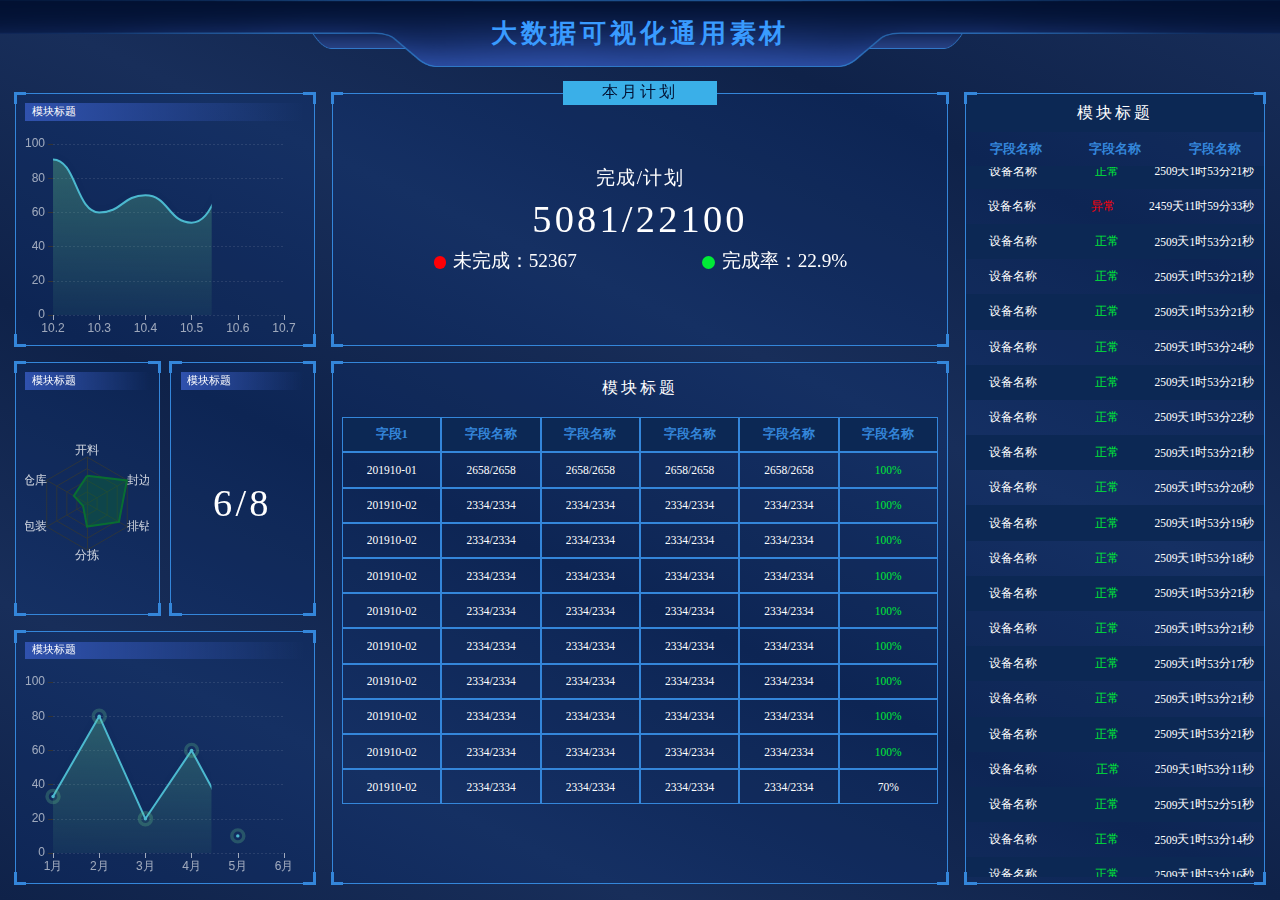
<file: 互动可视化大屏/index.html>
﻿<!doctype html>
<html>
<head>
<meta charset="utf-8">
<title>大数据可视化通用素材</title>
<script type="text/javascript" src="js/jquery.js"></script>
<link rel="stylesheet" href="css/comon0.css">
</head>
<body>
<div class="loading">
  <div class="loadbox"> <img src="images/loading.gif"> 页面加载中... </div>
</div>
<div class="head">
  <h1><a href="https://gitee.com/iGaoWei/big-data-view">大数据可视化通用素材</a></h1>
</div>
<div class="mainbox">
  <ul class="clearfix">
    <li>
      <div class="boxall" style="height:calc(33.3333% - .25rem)">
        <div class="tit01">模块标题</div>
		  <div class="boxnav nav01" id="echart1"></div>
        <div class="boxfoot"></div>
      </div>
		<div  style="height:calc(33.3333% - .25rem); margin-bottom: .25rem;">

		    <div class="boxall" style="height: 100%; width:calc(50% - .08rem); float: left;">
        <div class="tit01">模块标题</div>
 <div class="boxnav nav01" id="echart2"></div>
        <div class="boxfoot"></div>
      </div>

			 <div class="boxall" style="height: 100%; width:calc(50% - .08rem); float: right;">
        <div class="tit01">模块标题</div>
 <div class="boxnav nav01" style="display: flex; align-items: center;">
				 <p class="p2"><span class="counter">19</span>/<span class="counter">25</span></p>
				 </div>
        <div class="boxfoot"></div>
      </div>


		</div>




      <div class="boxall" style="height:calc(33.3333% - .25rem)">
        <div class="tit01">模块标题</div>
         <div class="boxnav nav01" id="echart3"></div>
        <div class="boxfoot"></div>
      </div>
    </li>
    <li>

      <div class="boxall" style="height:calc(33.33333% - .25rem)">
        <div class="tit02">本月计划</div>
        <div class="boxnav nav02">
		  	<div>
				<p class="p1">完成/计划</p>
			<p class="p2"><span class="counter">15633</span>/<span class="counter">68000</span></p>
			<p class="p3">
				<span><i class="dot dot1"></i>未完成：52367</span>
				<span><i class="dot dot2"></i>完成率：22.9%</span>
			</p></div>
		  </div>
        <div class="boxfoot"></div>
      </div>
		<div class="boxall"  style="height:calc(66.666666% - .25rem)">
        <div class="tit03">模块标题</div>
			 <div class="boxnav nav03">

				 <div class="listhead listhead1">
				  <span>字段1</span>
					  <span>字段名称</span>
					  <span>字段名称</span>
					  <span>字段名称</span>
					  <span>字段名称</span>
					  <span>字段名称</span>
				 </div>
				 <div class="listnav listnav1 scrollDiv">
				 <ul>
					 <li> <span>201910-01</span> <span>2658/2658</span> <span>2658/2658</span> <span>2658/2658</span> <span>2658/2658</span> <span class="text-green">100%</span></li>
					 <li><span>201910-02</span> <span>2334/2334</span> <span>2334/2334</span> <span>2334/2334</span> <span>2334/2334</span> <span class="text-green">100%</span></li>
					 <li> <span>201910-02</span> <span>2334/2334</span> <span>2334/2334</span> <span>2334/2334</span> <span>2334/2334</span> <span class="text-green">100%</span></li>
					 <li> <span>201910-02</span> <span>2334/2334</span> <span>2334/2334</span> <span>2334/2334</span> <span>2334/2334</span> <span class="text-green">100%</span></li>
					 <li> <span>201910-02</span> <span>2334/2334</span> <span>2334/2334</span> <span>2334/2334</span> <span>2334/2334</span> <span class="text-green">100%</span></li>
					 <li> <span>201910-02</span> <span>2334/2334</span> <span>2334/2334</span> <span>2334/2334</span> <span>2334/2334</span> <span class="text-green">100%</span></li>
					 <li> <span>201910-02</span> <span>2334/2334</span> <span>2334/2334</span> <span>2334/2334</span> <span>2334/2334</span> <span class="text-green">100%</span></li>
					  <li> <span>201910-02</span> <span>2334/2334</span> <span>2334/2334</span> <span>2334/2334</span> <span>2334/2334</span> <span class="text-green">100%</span></li>
					  <li> <span>201910-02</span> <span>2334/2334</span> <span>2334/2334</span> <span>2334/2334</span> <span>2334/2334</span> <span class="text-green">100%</span></li>
					  <li> <span>201910-02</span> <span>2334/2334</span> <span>2334/2334</span> <span>2334/2334</span> <span>2334/2334</span> <span>70%</span></li>
					 </ul>
				 </div>


			</div>
        <div class="boxfoot"></div>
      </div>
    </li>
    <li>
      <div class="boxall"   style="height:calc(100% - .25rem); padding: 0;">
        <div class="tit04">模块标题</div>
 <div class="boxnav nav04">

	  <div class="listhead listhead2">
				  <span>字段名称</span>
					  <span>字段名称</span>
					  <span>字段名称</span>

				 </div>

		  <div class="listnav listnav2 scrollDiv">

						  <ul class="smjl">
			<li>
				<span>设备名称</span>
				<span class="text-green">正常</span>
				<span> <input type="hidden" name="countDown" value="2019/09/10 13:29:12"> <span></span></span>
			</li>
				<li>
				<span>设备名称</span>
				<span class="text-red">异常</span>
				<span><span> <input type="hidden" name="countDown" value="2019/10/30 3:23:00"> <span></span></span></span>
			</li>

							  	<li>
				<span>设备名称</span>
				<span class="text-green">正常</span>
				<span> <input type="hidden" name="countDown" value="2019/09/10 13:29:12"> <span></span></span>
			</li>
							  	<li>
				<span>设备名称</span>
				<span class="text-green">正常</span>
				<span> <input type="hidden" name="countDown" value="2019/09/10 13:29:12"> <span></span></span>
			</li>
							  	<li>
				<span>设备名称</span>
				<span class="text-green">正常</span>
				<span> <input type="hidden" name="countDown" value="2019/09/10 13:29:12"> <span></span></span>
			</li>
							  	<li>
				<span>设备名称</span>
				<span class="text-green">正常</span>
				<span> <input type="hidden" name="countDown" value="2019/09/10 13:29:9"> <span></span></span>
			</li>
							  	<li>
				<span>设备名称</span>
				<span class="text-green">正常</span>
				<span> <input type="hidden" name="countDown" value="2019/09/10 13:29:12"> <span></span></span>
			</li>
							  	<li>
				<span>设备名称</span>
				<span class="text-green">正常</span>
				<span> <input type="hidden" name="countDown" value="2019/09/10 13:29:11"> <span></span></span>
			</li>
							  	<li>
				<span>设备名称</span>
				<span class="text-green">正常</span>
				<span> <input type="hidden" name="countDown" value="2019/09/10 13:29:12"> <span></span></span>
			</li>
							  	<li>
				<span>设备名称</span>
				<span class="text-green">正常</span>
				<span> <input type="hidden" name="countDown" value="2019/09/10 13:29:13"> <span></span></span>
			</li>
							  	<li>
				<span>设备名称</span>
				<span class="text-green">正常</span>
				<span> <input type="hidden" name="countDown" value="2019/09/10 13:29:14"> <span></span></span>
			</li>
							  	<li>
				<span>设备名称</span>
				<span class="text-green">正常</span>
				<span> <input type="hidden" name="countDown" value="2019/09/10 13:29:15"> <span></span></span>
			</li>
						<li>
				<span>设备名称</span>
				<span class="text-green">正常</span>
				<span> <input type="hidden" name="countDown" value="2019/09/10 13:29:12"> <span></span></span>
			</li>
							  	<li>
				<span>设备名称</span>
				<span class="text-green">正常</span>
				<span> <input type="hidden" name="countDown" value="2019/09/10 13:29:12"> <span></span></span>
			</li>
							  	<li>
				<span>设备名称</span>
				<span class="text-green">正常</span>
				<span> <input type="hidden" name="countDown" value="2019/09/10 13:29:16"> <span></span></span>
			</li>
							  	<li>
				<span>设备名称</span>
				<span class="text-green">正常</span>
				<span> <input type="hidden" name="countDown" value="2019/09/10 13:29:12"> <span></span></span>
			</li>
							  	<li>
				<span>设备名称</span>
				<span class="text-green">正常</span>
				<span> <input type="hidden" name="countDown" value="2019/09/10 13:29:12"> <span></span></span>
			</li>
							  	<li>
				<span>设备名称</span>
				<span class="text-green">正常</span>
				<span> <input type="hidden" name="countDown" value="2019/09/10 13:29:22"> <span></span></span>
			</li>
							  	<li>
				<span>设备名称</span>
				<span class="text-green">正常</span>
				<span> <input type="hidden" name="countDown" value="2019/09/10 13:29:42"> <span></span></span>
			</li>
							  	<li>
				<span>设备名称</span>
				<span class="text-green">正常</span>
				<span> <input type="hidden" name="countDown" value="2019/09/10 13:29:19"> <span></span></span>
			</li>
							  	<li>
				<span>设备名称</span>
				<span class="text-green">正常</span>
				<span> <input type="hidden" name="countDown" value="2019/09/10 13:29:17"> <span></span></span>
			</li>

			</ul>
						  </div>
		  </div>
        <div class="boxfoot"></div>
      </div>

    </li>
  </ul>
</div>


<script type="text/javascript" src="js/echarts.min.js"></script>
<script src="js/jquery.liMarquee.js"></script>
<script language="JavaScript" src="js/js.js"></script>
<script type="text/javascript" src="js/jquery.countup.min.js"></script>
<script type="text/javascript" src="js/jquery.waypoints.min.js"></script>
<script type="text/javascript">
$('.counter').countUp();

$(function(){
	$('.scrollDiv').liMarquee({
		direction: 'up',//身上滚动
		runshort: false,//内容不足时不滚动
		scrollamount: 20//速度
	});
});

</script>

  <script src="js/countDown.js"></script>
<script type="text/javascript">
    $("input[name='countDown']").each(function () {
        var time_end=this.value;
        var con=$(this).next("span");
        var _=this.dataset;
        countDown(con,{
            time_end:time_end//开始时间
        })
        //提供3个事件分别为:启动,重启,停止
        .on("countDownStarted countDownRestarted  countDownEnded ",function (arguments) {
            console.info(arguments);
        });
    });

</script>
<!--<meta http-equiv="refresh" content="5;url='https://blog.csdn.net/qq_31766533/article/details/119274641'">-->
</body>
</html>
</file>
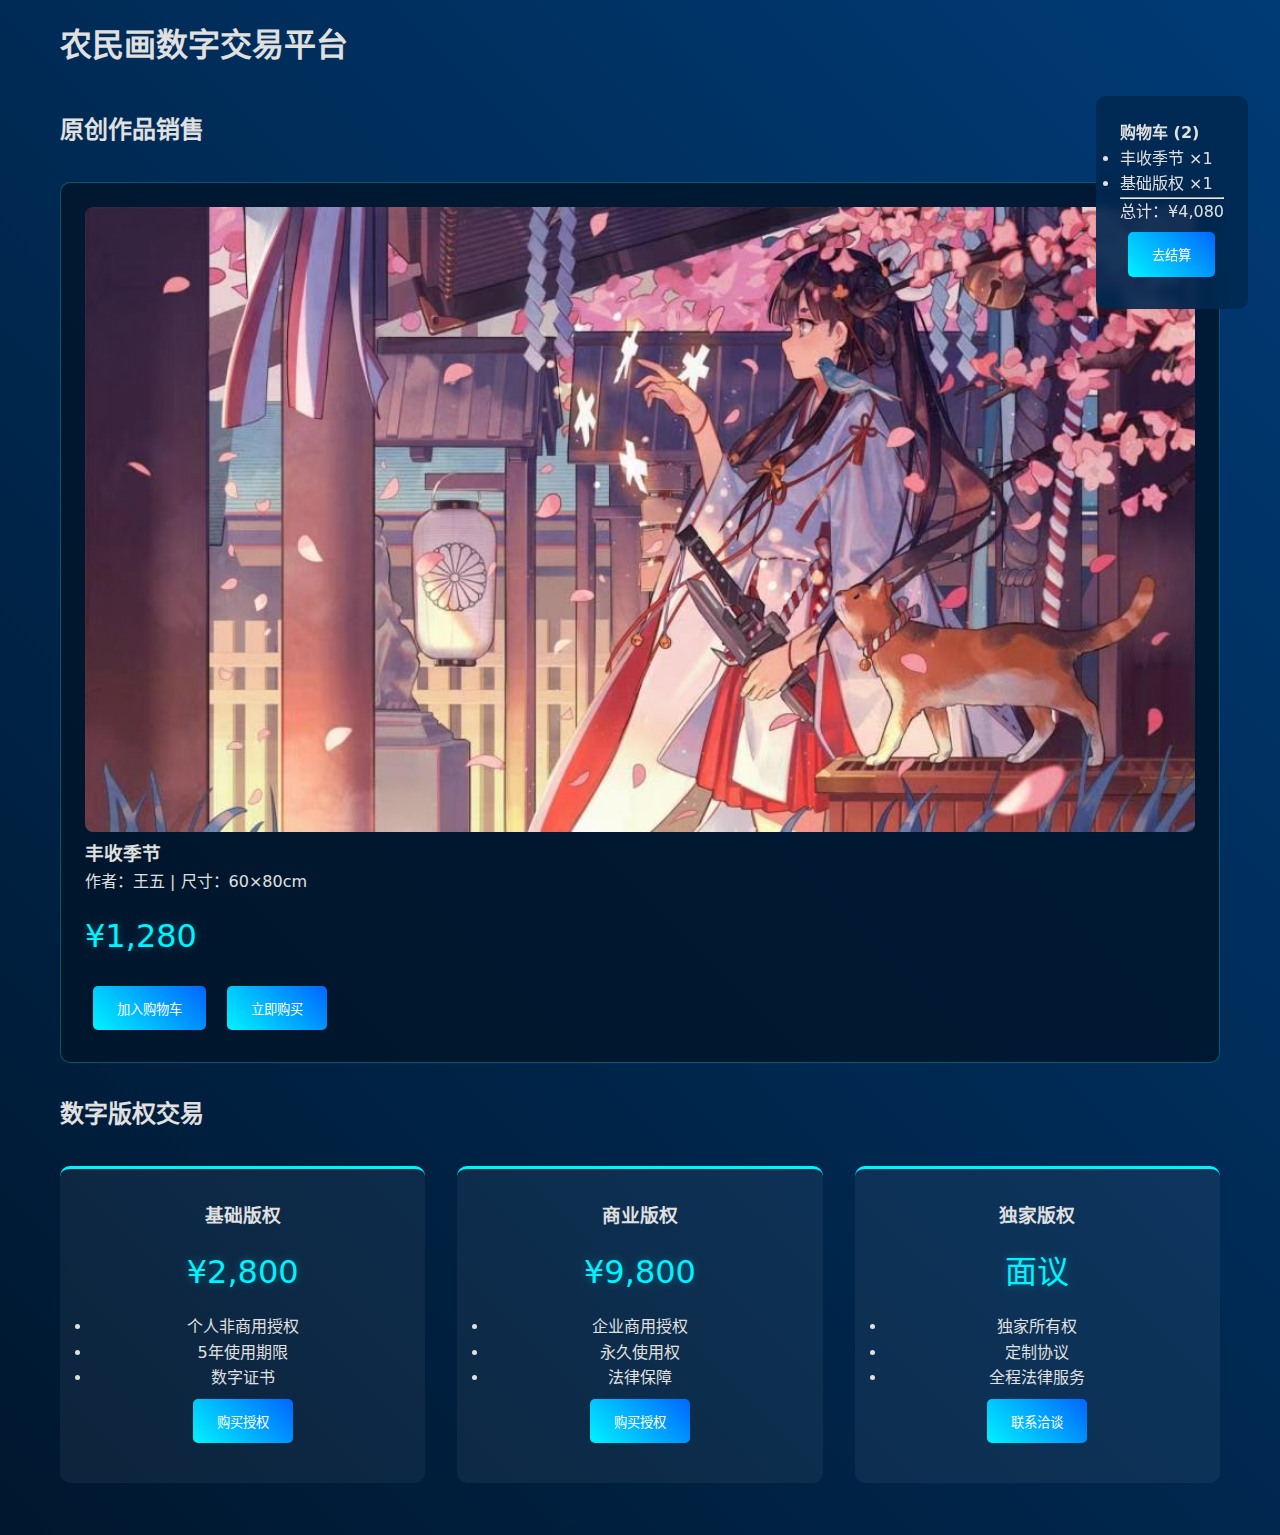
<file: 农名画首页/cart.html>
<!DOCTYPE html>
<html lang="zh-CN">
<head>
  <meta charset="UTF-8">
  <title>农民画数字交易平台</title>
  <style>
    /* 基础样式 */
    * {
      box-sizing: border-box;
      margin: 0;
      padding: 0;
    }

    body {
      font-family: 'Segoe UI', system-ui, 'Consolas', monospace;
      background: linear-gradient(45deg, #00172E 0%, #003B76 100%);
      color: #e0e0e0;
      line-height: 1.6;
    }

    .container {
      max-width: 1200px;
      margin: 0 auto;
      padding: 20px;
      position: relative;
    }

    /* 商品展示区块 */
    .gallery {
      display: grid;
      grid-template-columns: repeat(auto-fit, minmax(300px, 1fr));
      gap: 2rem;
      margin: 2rem 0;
    }

    /* 商品卡片 */
    .product-card {
      background: rgba(0, 20, 40, 0.8);
      border-radius: 10px;
      padding: 1.5rem;
      border: 1px solid rgba(0, 243, 255, 0.3);
      transition: transform 0.3s ease;
    }

    .product-card:hover {
      transform: translateY(-5px);
      box-shadow: 0 5px 15px rgba(0, 150, 255, 0.3);
    }

    /* 版权交易面板 */
    .license-tier {
      display: grid;
      grid-template-columns: repeat(3, 1fr);
      gap: 2rem;
      margin: 2rem 0;
    }

    .license-card {
      background: rgba(255, 255, 255, 0.05);
      padding: 2rem;
      border-radius: 10px;
      text-align: center;
      border-top: 3px solid #00f3ff;
    }

    /* 价格样式 */
    .price {
      font-size: 2rem;
      color: #00f3ff;
      margin: 1rem 0;
      text-shadow: 0 0 10px rgba(0, 243, 255, 0.3);
    }

    /* 购买表单 */
    .checkout-form {
      max-width: 500px;
      margin: 2rem auto;
      background: rgba(0, 40, 80, 0.9);
      padding: 2rem;
      border-radius: 10px;
    }

    /* 购物车侧边栏 */
    .cart-sidebar {
      position: fixed;
      right: 2rem;
      top: 6rem;
      background: rgba(0, 40, 80, 0.9);
      padding: 1.5rem;
      border-radius: 10px;
      backdrop-filter: blur(5px);
    }

    /* 按钮样式 */
    .btn {
      background: linear-gradient(45deg, #00f3ff, #0066ff);
      border: none;
      padding: 0.8rem 1.5rem;
      border-radius: 5px;
      color: white;
      cursor: pointer;
      transition: all 0.3s ease;
      margin: 0.5rem;
    }

    .btn:hover {
      box-shadow: 0 0 15px rgba(0, 255, 255, 0.5);
    }
  </style>
</head>
<body>
<nav class="navbar">
  <div class="container">
    <h1>农民画数字交易平台</h1>
  </div>
</nav>

<div class="container">
  <!-- 实物商品销售 -->
  <section>
    <h2>原创作品销售</h2>
    <div class="gallery">
      <div class="product-card">
        <img src="images/2.jpg" alt="丰收" style="width:100%; border-radius:8px;">
        <h3>丰收季节</h3>
        <p>作者：王五 | 尺寸：60×80cm</p>
        <div class="price">¥1,280</div>
        <button class="btn add-to-cart">加入购物车</button>
        <button class="btn">立即购买</button>
      </div>
      <!-- 更多商品... -->
    </div>
  </section>

  <!-- 版权交易 -->
  <section>
    <h2>数字版权交易</h2>
    <div class="license-tier">
      <div class="license-card">
        <h3>基础版权</h3>
        <div class="price">¥2,800</div>
        <ul>
          <li>个人非商用授权</li>
          <li>5年使用期限</li>
          <li>数字证书</li>
        </ul>
        <button class="btn">购买授权</button>
      </div>
      <div class="license-card">
        <h3>商业版权</h3>
        <div class="price">¥9,800</div>
        <ul>
          <li>企业商用授权</li>
          <li>永久使用权</li>
          <li>法律保障</li>
        </ul>
        <button class="btn">购买授权</button>
      </div>
      <div class="license-card">
        <h3>独家版权</h3>
        <div class="price">面议</div>
        <ul>
          <li>独家所有权</li>
          <li>定制协议</li>
          <li>全程法律服务</li>
        </ul>
        <button class="btn">联系洽谈</button>
      </div>
    </div>
  </section>

  <!-- 购物车侧边栏 -->
  <div class="cart-sidebar">
    <h4>购物车 (2)</h4>
    <ul>
      <li>丰收季节 ×1</li>
      <li>基础版权 ×1</li>
    </ul>
    <hr>
    <p>总计：¥4,080</p>
    <button class="btn">去结算</button>
  </div>
</div>

<script>
  // 简单购物车功能
  document.querySelectorAll('.add-to-cart').forEach(btn => {
    btn.addEventListener('click', () => {
      const product = btn.closest('.product-card').querySelector('h3').textContent;
      alert(`已添加 ${product} 到购物车`);
    });
  });

  // 购买按钮交互
  document.querySelectorAll('.license-card .btn').forEach(btn => {
    btn.addEventListener('click', () => {
      const licenseType = btn.closest('.license-card').querySelector('h3').textContent;
      window.location.href = `checkout.html?type=${encodeURIComponent(licenseType)}`;
    });
  });
</script>
</body>
</html>
</file>
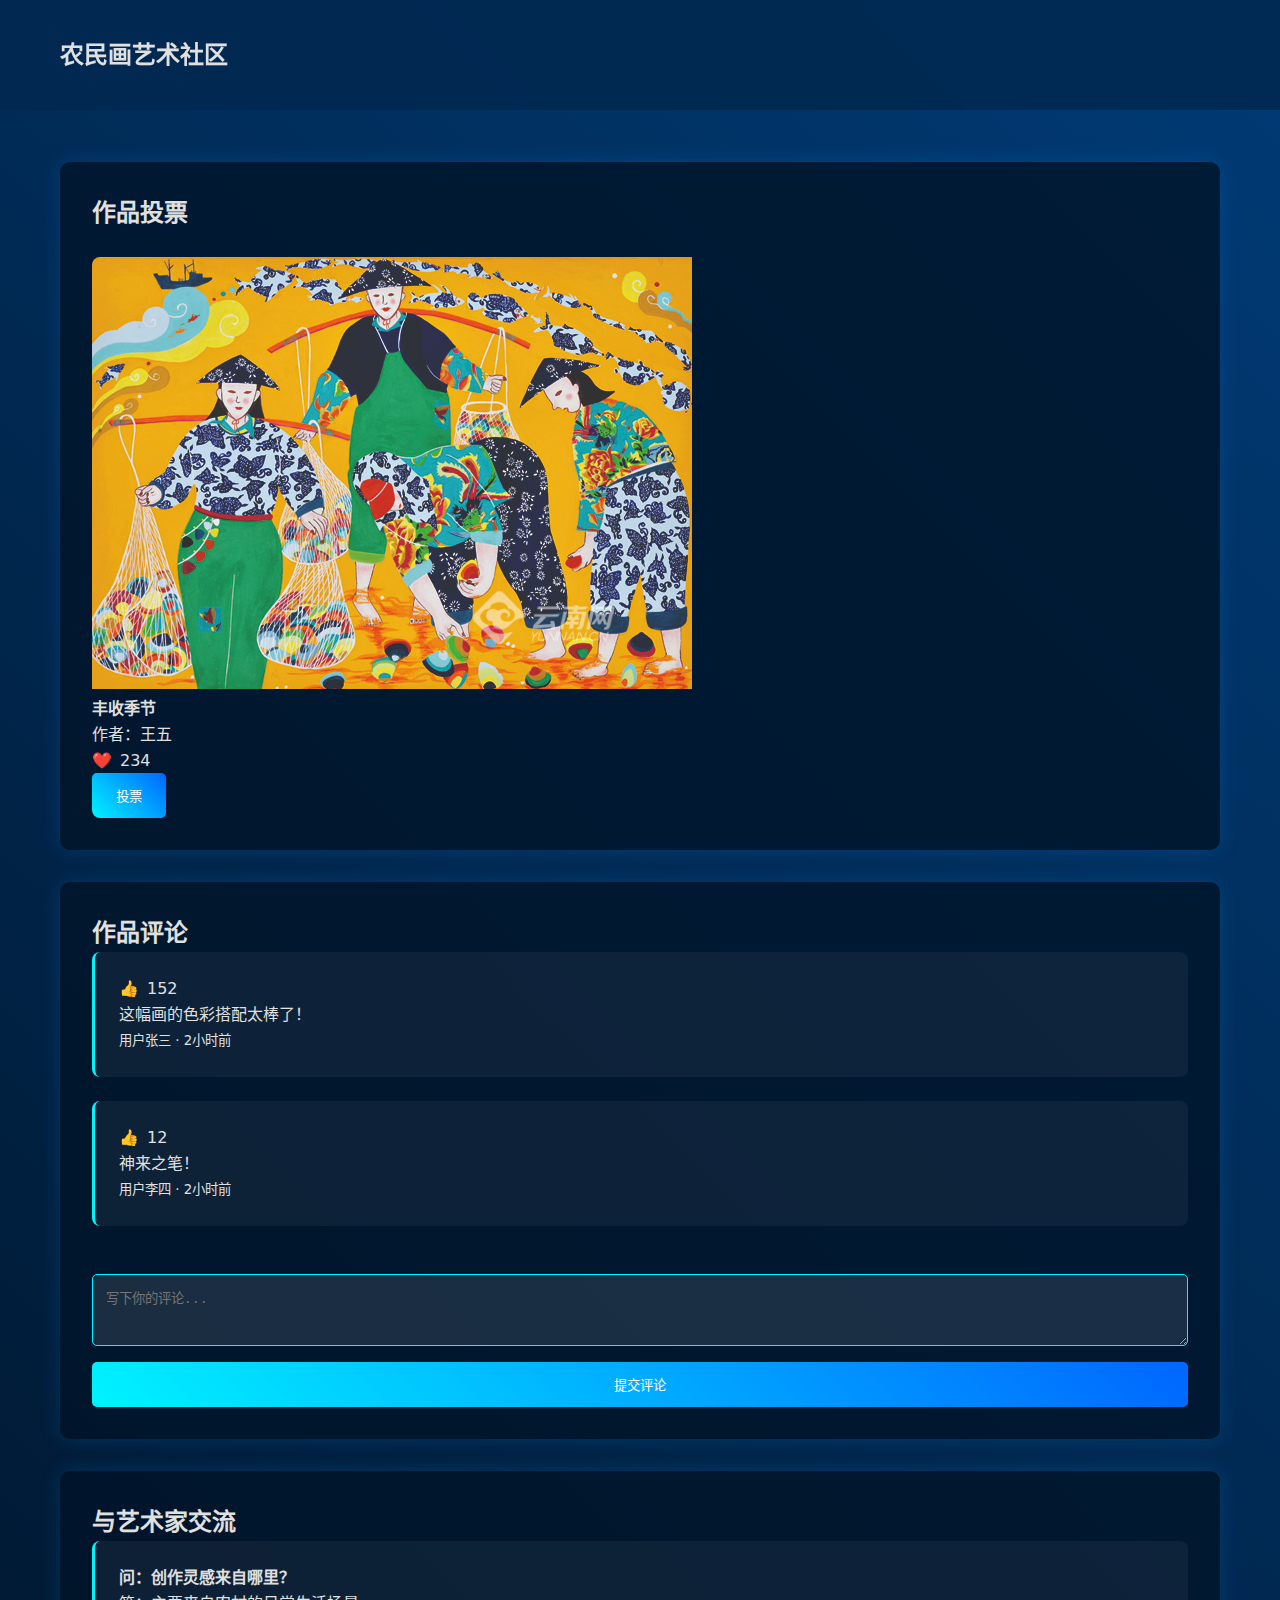
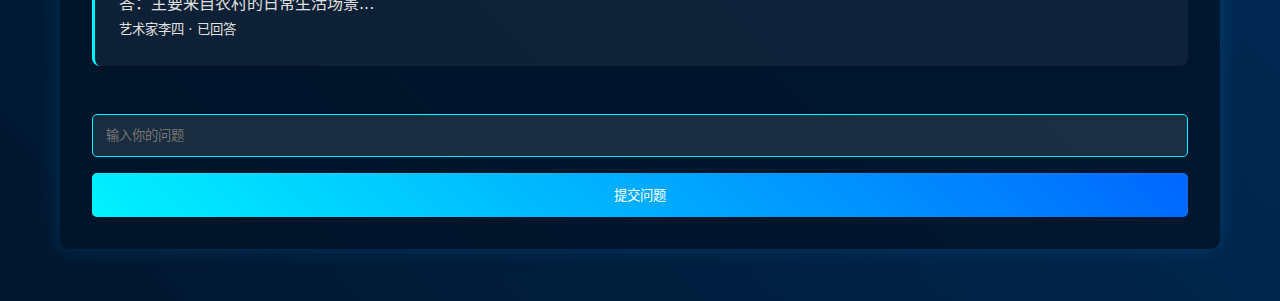
<file: 农名画首页/comments.html>
<!DOCTYPE html>
<html lang="zh-CN">
<head>
    <meta charset="UTF-8">
    <title>农民画艺术互动社区</title>
    <style>
        /* 基础样式 */
        * {
            box-sizing: border-box;
            margin: 0;
            padding: 0;
        }

        body {
            font-family: 'Segoe UI', system-ui, 'Consolas', monospace;
            background: linear-gradient(45deg, #00172E 0%, #003B76 100%);
            color: #e0e0e0;
            line-height: 1.6;
        }

        .container {
            max-width: 1200px;
            margin: 0 auto;
            padding: 20px;
        }

        /* 导航栏 */
        .navbar {
            background: rgba(0, 40, 80, 0.9);
            padding: 1rem;
            backdrop-filter: blur(5px);
        }

        /* 社区功能区块 */
        .section {
            background: rgba(0, 20, 40, 0.8);
            border-radius: 10px;
            padding: 2rem;
            margin: 2rem 0;
            box-shadow: 0 0 20px rgba(0, 150, 255, 0.2);
        }

        /* 评论区块 */
        .comment-section {
            display: grid;
            gap: 1.5rem;
        }

        .comment-card {
            background: rgba(255, 255, 255, 0.05);
            padding: 1.5rem;
            border-radius: 8px;
            border-left: 3px solid #00f3ff;
        }

        /* 投票区块 */
        .vote-grid {
            display: grid;
            grid-template-columns: repeat(auto-fit, minmax(250px, 1fr));
            gap: 2rem;
            margin-top: 1.5rem;
        }

        .vote-card {
            position: relative;
            overflow: hidden;
            border-radius: 8px;
            transition: transform 0.3s ease;
        }

        .vote-card:hover {
            transform: translateY(-5px);
        }

        /* 互动表单 */
        .interaction-form {
            display: flex;
            flex-direction: column;
            gap: 1rem;
            margin-top: 1.5rem;
        }

        textarea, input[type="text"] {
            background: rgba(255, 255, 255, 0.1);
            border: 1px solid #00f3ff;
            color: #fff;
            padding: 0.8rem;
            border-radius: 5px;
            width: 100%;
        }

        /* 按钮样式 */
        .btn {
            background: linear-gradient(45deg, #00f3ff, #0066ff);
            border: none;
            padding: 0.8rem 1.5rem;
            border-radius: 5px;
            color: white;
            cursor: pointer;
            transition: all 0.3s ease;
        }

        .btn:hover {
            box-shadow: 0 0 15px rgba(0, 255, 255, 0.5);
        }

        /* 互动计数器 */
        .counter {
            display: flex;
            align-items: center;
            gap: 0.5rem;
            cursor: pointer;
            transition: color 0.3s ease;
        }

        .counter:hover {
            color: #00f3ff;
        }

        /* 响应式设计 */
        @media (max-width: 768px) {
            .container {
                padding: 10px;
            }
            .vote-grid {
                grid-template-columns: 1fr;
            }
        }
    </style>
</head>
<body>
<nav class="navbar">
    <div class="container">
        <h2>农民画艺术社区</h2>
    </div>
</nav>

<div class="container">

    <!-- 投票评选 -->
    <section class="section">
        <h2>作品投票</h2>
        <div class="vote-grid">
            <div class="vote-card">
                <img src="./images/1.jpg" alt="参赛作品">
                <div class="card-content">
                    <h4>丰收季节</h4>
                    <p>作者：王五</p>
                    <div class="counter">
                        <span>❤️</span>
                        <span class="vote-count">234</span>
                    </div>
                    <button class="btn vote-btn">投票</button>
                </div>
            </div>
            <!-- 更多投票卡片... -->
        </div>
    </section>

    <!-- 用户评论 -->
    <section class="section">
        <h2>作品评论</h2>
        <div class="comment-section">
            <div class="comment-card">
                <div class="counter">
                    <span>👍</span>
                    <span>152</span>
                </div>
                <p>这幅画的色彩搭配太棒了！</p>
                <small>用户张三 · 2小时前</small>
            </div>
            <div class="comment-card">
                <div class="counter">
                    <span>👍</span>
                    <span>12</span>
                </div>
                <p>神来之笔！</p>
                <small>用户李四 · 2小时前</small>
            </div>
            <form class="interaction-form">
                <textarea placeholder="写下你的评论..." rows="3"></textarea>
                <button class="btn">提交评论</button>
            </form>
        </div>
    </section>

    <!-- 艺术家互动 -->
    <section class="section">
        <h2>与艺术家交流</h2>
        <div class="comment-section">
            <div class="comment-card">
                <h4>问：创作灵感来自哪里？</h4>
                <p>答：主要来自农村的日常生活场景...</p>
                <small>艺术家李四 · 已回答</small>
            </div>
            <form class="interaction-form">
                <input type="text" placeholder="输入你的问题">
                <button class="btn">提交问题</button>
            </form>
        </div>
    </section>

</div>

<script>
    // 简单交互功能
    document.querySelectorAll('.counter').forEach(counter => {
        counter.addEventListener('click', () => {
            const countElement = counter.querySelector('span:last-child');
            countElement.textContent = parseInt(countElement.textContent) + 1;
        });
    });

    document.querySelectorAll('.vote-btn').forEach(btn => {
        btn.addEventListener('click', () => {
            const voteCount = btn.previousElementSibling.querySelector('.vote-count');
            voteCount.textContent = parseInt(voteCount.textContent) + 1;
            btn.disabled = true;
            btn.textContent = "已投票";
        });
    });
</script>
</body>
</html>
</file>
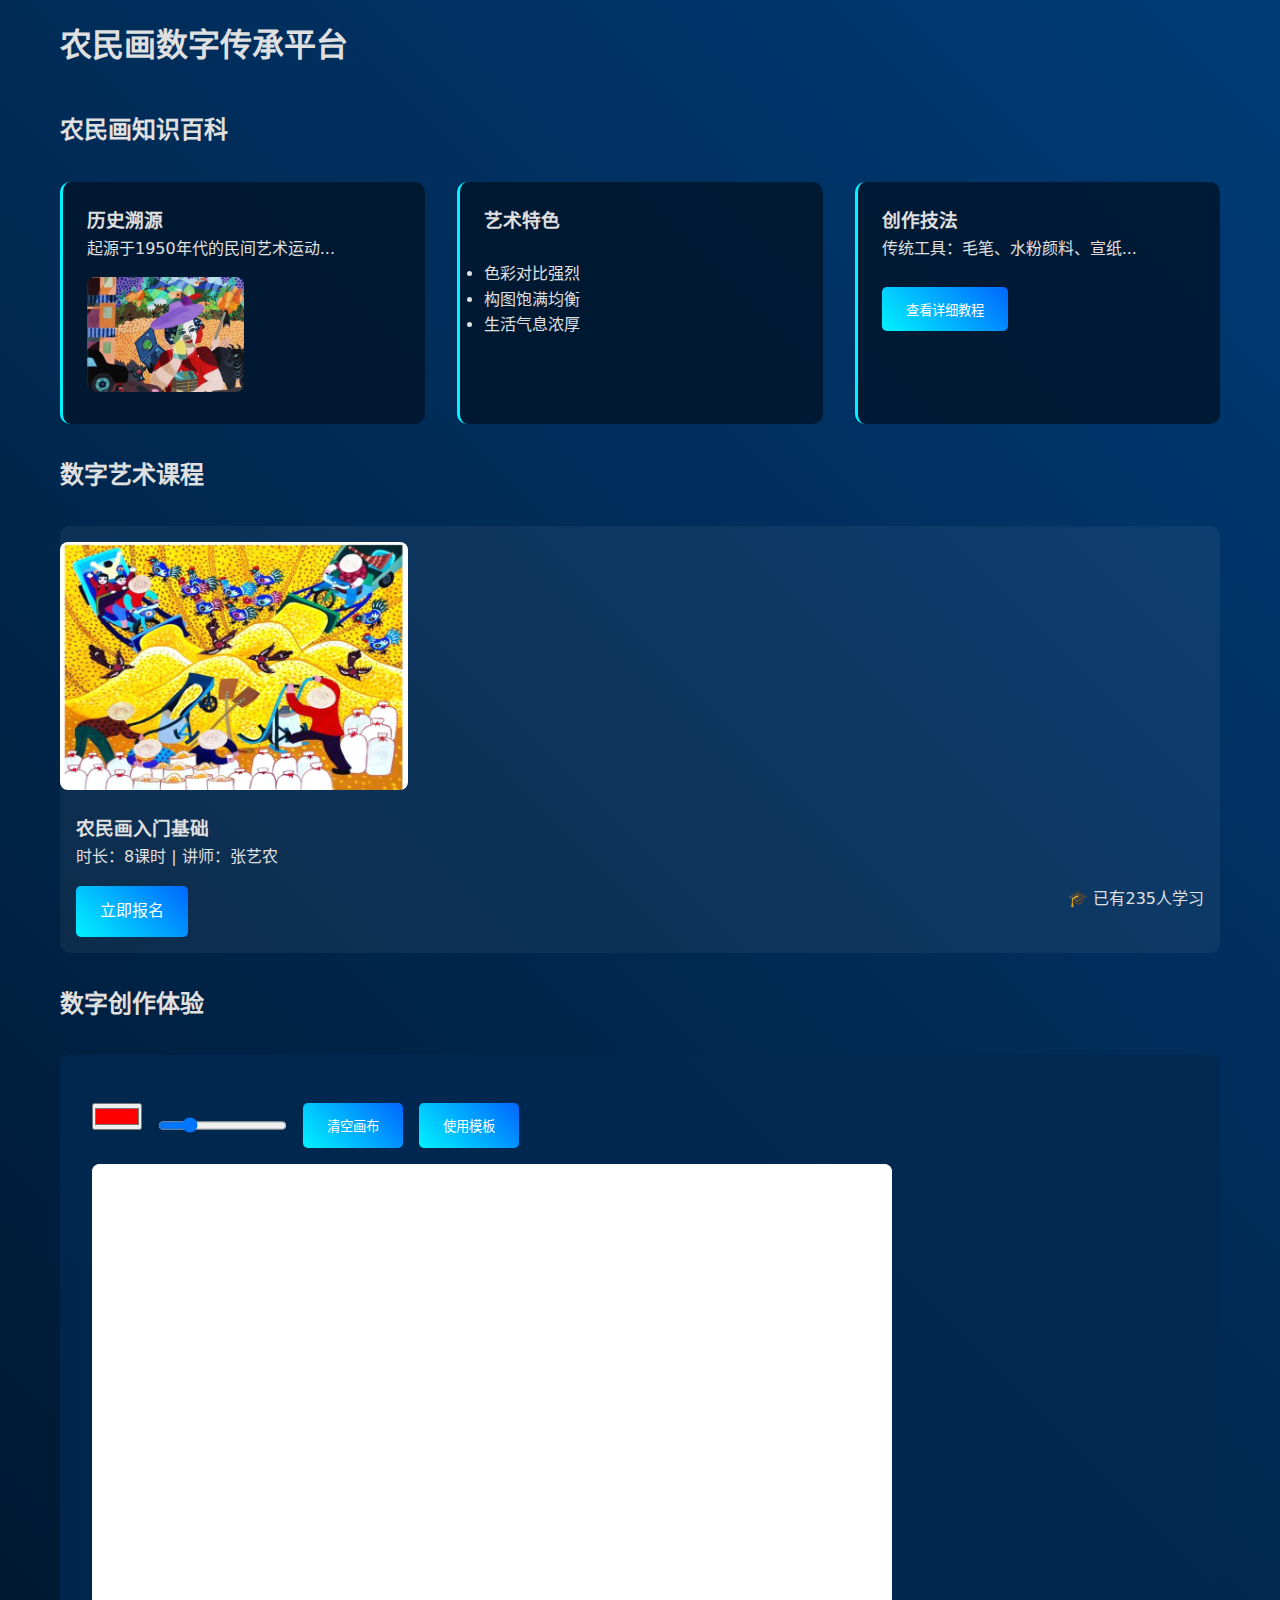
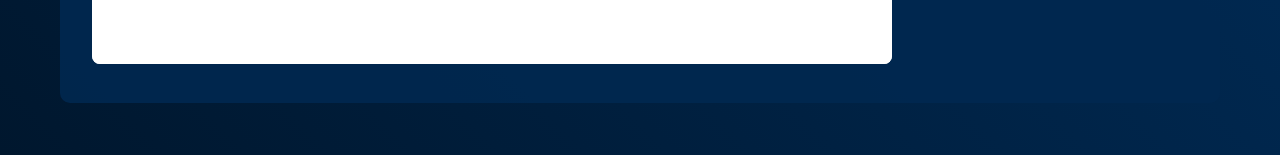
<file: 农名画首页/course.html>
<!DOCTYPE html>
<html lang="zh-CN">
<head>
    <meta charset="UTF-8">
    <title>农民画数字传承平台</title>
    <style>
        /* 基础样式 */
        * {
            box-sizing: border-box;
            margin: 0;
            padding: 0;
        }

        body {
            font-family: 'Segoe UI', system-ui, 'Consolas', monospace;
            background: linear-gradient(45deg, #00172E 0%, #003B76 100%);
            color: #e0e0e0;
            line-height: 1.6;
        }

        .container {
            max-width: 1200px;
            margin: 0 auto;
            padding: 20px;
        }

        /* 知识科普时间轴 */
        .timeline {
            display: grid;
            grid-template-columns: repeat(auto-fit, minmax(300px, 1fr));
            gap: 2rem;
            padding: 2rem 0;
        }

        .timeline-card {
            background: rgba(0, 20, 40, 0.8);
            border-radius: 10px;
            padding: 1.5rem;
            border-left: 3px solid #00f3ff;
            position: relative;
        }

        /* 在线课程模块 */
        .course-grid {
            display: grid;
            grid-template-columns: repeat(auto-fit, minmax(280px, 1fr));
            gap: 2rem;
            margin: 2rem 0;
        }

        .course-card {
            background: rgba(255, 255, 255, 0.05);
            border-radius: 10px;
            overflow: hidden;
            transition: transform 0.3s ease;
        }

        .course-card:hover {
            transform: translateY(-5px);
        }

        /* 互动创作面板 */
        .canvas-container {
            background: rgba(0, 40, 80, 0.9);
            border-radius: 10px;
            padding: 2rem;
            margin: 2rem 0;
        }

        #paintCanvas {
            background: #fff;
            border-radius: 8px;
            cursor: crosshair;
        }

        .toolbar {
            display: flex;
            gap: 1rem;
            margin: 1rem 0;
            flex-wrap: wrap;
        }

        /* 按钮样式 */
        .btn {
            background: linear-gradient(45deg, #00f3ff, #0066ff);
            border: none;
            padding: 0.8rem 1.5rem;
            border-radius: 5px;
            color: white;
            cursor: pointer;
            transition: all 0.3s ease;
        }

        .btn:hover {
            box-shadow: 0 0 15px rgba(0, 255, 255, 0.5);
        }
    </style>
</head>
<body>
<nav class="navbar">
    <div class="container">
        <h1>农民画数字传承平台</h1>
    </div>
</nav>

<div class="container">
    <!-- 知识科普 -->
    <section>
        <h2>农民画知识百科</h2>
        <div class="timeline">
            <div class="timeline-card">
                <h3>历史溯源</h3>
                <p>起源于1950年代的民间艺术运动...</p>
                <img src="images/history.png" alt="历史图片" style="width:50%;border-radius:8px;margin-top:1rem;">
            </div>
            <div class="timeline-card">
                <h3>艺术特色</h3>
                <br>
                <ul>
                    <li>色彩对比强烈</li>

                    <li>构图饱满均衡</li>

                    <li>生活气息浓厚</li>
                </ul>
            </div>
            <div class="timeline-card">
                <h3>创作技法</h3>
                <p>传统工具：毛笔、水粉颜料、宣纸...</p>
                <br>
                <button class="btn">查看详细教程</button>
            </div>
        </div>
    </section>

    <!-- 在线课程 -->
    <section>
        <h2>数字艺术课程</h2>
        <div class="course-grid">
            <div class="course-card">
                <img src="images/course.png" alt="基础课程" style="width:30%;border-radius:8px;margin-top:1rem;">
                <div style="padding:1rem">
                    <h3>农民画入门基础</h3>
                    <p>时长：8课时 | 讲师：张艺农</p>
                    <div style="display:flex;justify-content:space-between;margin-top:1rem">
                        <span class="btn">立即报名</span>
                        <span>🎓 已有235人学习</span>
                    </div>
                </div>
            </div>
            <!-- 更多课程... -->
        </div>
    </section>

    <!-- 互动创作 -->
    <section>
        <h2>数字创作体验</h2>
        <div class="canvas-container">
            <div class="toolbar">
                <input type="color" id="colorPicker" value="#ff0000">
                <input type="range" id="brushSize" min="1" max="20" value="5">
                <button class="btn" onclick="clearCanvas()">清空画布</button>
                <button class="btn" onclick="applyTemplate()">使用模板</button>
            </div>
            <canvas id="paintCanvas" width="800" height="500"></canvas>
        </div>
    </section>
</div>

<script>
    // 画布互动功能
    const canvas = document.getElementById('paintCanvas');
    const ctx = canvas.getContext('2d');
    let isDrawing = false;
    let lastX = 0;
    let lastY = 0;

    // 初始化画布
    ctx.fillStyle = '#ffffff';
    ctx.fillRect(0, 0, canvas.width, canvas.height);

    canvas.addEventListener('mousedown', startDrawing);
    canvas.addEventListener('mousemove', draw);
    canvas.addEventListener('mouseup', stopDrawing);
    canvas.addEventListener('mouseout', stopDrawing);

    function startDrawing(e) {
        isDrawing = true;
        [lastX, lastY] = [e.offsetX, e.offsetY];
    }

    function draw(e) {
        if (!isDrawing) return;
        ctx.strokeStyle = document.getElementById('colorPicker').value;
        ctx.lineWidth = document.getElementById('brushSize').value;
        ctx.lineJoin = 'round';
        ctx.lineCap = 'round';

        ctx.beginPath();
        ctx.moveTo(lastX, lastY);
        ctx.lineTo(e.offsetX, e.offsetY);
        ctx.stroke();
        [lastX, lastY] = [e.offsetX, e.offsetY];
    }

    function stopDrawing() {
        isDrawing = false;
    }

    function clearCanvas() {
        ctx.fillStyle = '#ffffff';
        ctx.fillRect(0, 0, canvas.width, canvas.height);
    }

    function applyTemplate() {
        // 简化的模板示例
        ctx.fillStyle = '#ffeb3b';
        ctx.fillRect(100, 100, 600, 300); // 黄色背景
        ctx.fillStyle = '#f44336';
        ctx.beginPath();
        ctx.arc(400, 250, 50, 0, Math.PI * 2); // 红色圆形
        ctx.fill();
    }
</script>
</body>
</html>
</file>
<file: 互动可视化大屏/css/comon0.css>
@charset "utf-8";
/* CSS Document */
*{
	-webkit-box-sizing: border-box;
	-moz-box-sizing: border-box;
	box-sizing: border-box}
*,body{padding:0px;	margin:0px;color: #fff;;font-family: "微软雅黑";}
body{ background: linear-gradient(25deg, #0f2249,#182e5a 20%,#0f2249 40%,#182e5a 60%,#0f2249 80%,#182e5a 100%);color:#fff;font-size: .1rem;}
li{ list-style-type:none;}
table{}
i{ margin:0px; padding:0px; text-indent:0px;}
img{ border:none; max-width: 100%;}
a{ text-decoration:none; color:#399bff;}
a.active,a:focus{ outline:none!important; text-decoration:none;}
ol,ul,p,h1,h2,h3,h4,h5,h6{ padding:0; margin:0}
a:hover{ color:#06c; text-decoration: none!important}
i,em{font-style: normal;}

.clearfix:after, .clearfix:before {
	display: table;
	content: " "
}
 .clearfix:after {
	clear: both
}
.pulll_left{float:left;}
.pulll_right{float:right;}
/*谷哥滚动条样式*/

  ::-webkit-scrollbar {width:5px;height:5px;position:absolute}
  ::-webkit-scrollbar-thumb {background-color:#5bc0de}
  ::-webkit-scrollbar-track {background-color:#ddd}

/***/

.loading{position:fixed; left:0; top:0; font-size:.3rem; z-index:100000000;width:100%; height:100%; background:#1a1a1c; text-align:center;}
.loadbox{position:absolute; width:160px;height:150px; color: #324e93; left:50%; top:50%; margin-top:-100px; margin-left:-75px;}
.loadbox img{ margin:10px auto; display:block; width:40px;}


.head{ height:1.05rem;  background: url(../images/head_bg.png) no-repeat center center; background-size: 100% 100%; position: relative}
.head h1{ color:#bde4ff; text-align: center; font-size: .4rem; line-height:1.05rem; letter-spacing: .06rem;}
.head h1 img{ width:1.5rem; display: inline-block; vertical-align: middle; margin-right: .2rem}

html,body{height: 100%;}
.mainbox{ padding:.4rem 0rem 0rem 0rem; height:calc(100% - 1.05rem); }
.mainbox>ul{ margin-left:.1rem; margin-right:.1rem; height: 100%;}
.mainbox>ul>li{ float: left; padding: 0 .13rem;height: 100%;}
.mainbox>ul>li{ width: 25%}
.mainbox>ul>li:nth-child(2){ width: 50%}

.boxall{ border: 1px solid #3486da; background: rgba(0,70,190,.1); padding:.15rem; position: relative; margin-bottom: .25rem; z-index: 10;}
.boxall:before,
.boxall:after{ position:absolute; width: .15rem; height: .15rem; content: "";  border-top: 3px solid #3486da; top: -2px;}
.boxall:before,.boxfoot:before{border-left: 3px solid #3486da;left:-2px;}
.boxall:after,.boxfoot:after{border-right: 3px solid #3486da; right: -2px;}

.boxfoot{ position:absolute; bottom: 0; width: 100%; left:0;}
.boxfoot:before,
.boxfoot:after{ position:absolute; width: .15rem; height: .15rem;  content: "";border-bottom:3px solid #3486da; bottom:-2px;}

.tit01{background: linear-gradient(to right,rgba(48,82,174,1),rgba(48,82,174,0)); color: #fff; font-size: .17rem; padding: .03rem .1rem;}
.tit02{ background: #3aafe8;  color: #021132; position: absolute; font-size: .25rem; padding: .02rem 0; text-align: center; width: 2.4rem; left: 50%; margin-left: -1.2rem; margin-top: -.35rem; letter-spacing: .05rem;}
.tit03{text-align: center; color: #fff;font-size: .25rem; line-height: .5rem; letter-spacing: .05rem;}
.tit04{text-align: center; background: #0c2854; color: #fff;font-size: .25rem; line-height: .6rem; letter-spacing: .05rem;}

.wrap{ height:2.54rem; overflow: hidden;}
.wrap li{  line-height:.42rem; height:.42rem; font-size: .18rem; text-indent: .24rem; margin-bottom: .1rem; }
.wrap li p{border: 1px solid rgba(25,186,139,.17);color: rgba(255,255,255,.6); }

.boxnav{}
.nav01{ height: calc(100% - .3rem); padding-top: .2rem;}
.nav02{ height: calc(100%); display: flex; align-items: center;}
.nav03{ height: calc(100% - .47rem); padding-top: .2rem;}
.nav04{ height: calc(100% - .7rem);}
.nav02>div{width: 100%;}
.nav02 p{text-align: center; color: #fff;}
.nav02 .p1{font-size: .3rem; letter-spacing: .02rem;}
.p2{font-size: .6rem; letter-spacing: .05rem; padding: .1rem 0; width: 100%; text-align: center;}
.nav02 .p3 span{text-align: center; color: #fff; display: inline-block; width: 45%;font-size: .3rem;}
.dot{width: .2rem;height: .2rem; display: inline-block; border-radius: 1rem; position: relative; top: .04rem; margin-right: .1rem; }
.dot1{background: #ff0006}
.dot2{background: #00ea37}
.text-green{ color: #00ea37}
.text-red{ color: #ff0006;}

.listhead{height: .55rem;display: flex; justify-content: space-between; }
.listnav{height:calc(100% - .55rem); }
.listnav ul li{height: 100%; display: flex; justify-content: space-between;}
.listhead span,.listnav li span{width: 100%; align-items: center; justify-content: center; display: flex;height: .55rem;}
.listhead1 span,.listnav1 li span{border: 1px solid #3486da;}
.listnav ul li span{ font-size:.18rem;}
.listnav2 ul li:nth-child(odd){ background: #0c2854;}
.listhead1 span{background: #0c2854; font-size: .2rem; color: #3486da; font-weight: bold;}
.listhead2 span{ font-size: .2rem; color: #3486da; border-bottom: 1px solid #0c2854; font-weight: bold;}




/*Plugin CSS*/
.str_wrap {
	overflow:hidden;
	width:100%;
	position:relative;
	-moz-user-select: none;
	-khtml-user-select: none;
	user-select: none;  
	white-space:nowrap;
}


.str_move { 
	white-space:nowrap;
	position:absolute; 
	top:0; 
	left:0;
	cursor:move;
}
.str_move_clone {
	display:inline-block;
	vertical-align:top;
	position:absolute; 
	left:100%;
	top:0;
}
.str_vertical .str_move_clone {
	left:0;
	top:100%;
}
.str_down .str_move_clone {
	left:0;
	bottom:100%;
}
.str_vertical .str_move,
.str_down .str_move {
	white-space:normal;
	width:100%;
}
.str_static .str_move,
.no_drag .str_move,
.noStop .str_move{
	cursor:inherit;
}
.str_wrap img {
	max-width:none !important;	
}

.payment-time{
	padding-right: 10px;
}
</file>
